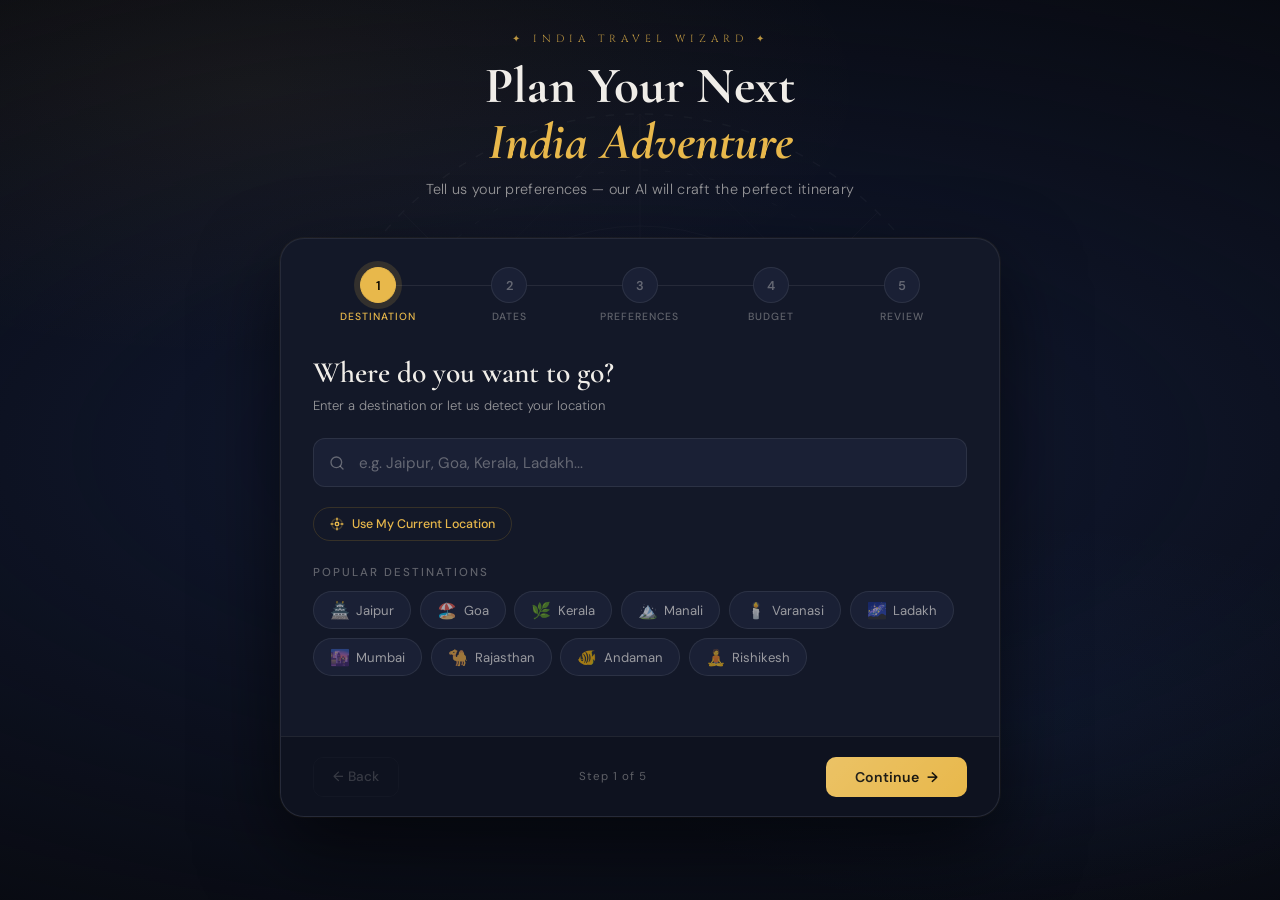
<file: try.html>
<!DOCTYPE html>
<html lang="en">

<head>
    <meta charset="UTF-8" />
    <meta name="viewport" content="width=device-width, initial-scale=1.0" />
    <title>India Trip Planner — Plan Your Journey</title>
    <link rel="preconnect" href="https://fonts.googleapis.com" />
    <link
        href="https://fonts.googleapis.com/css2?family=Cormorant+Garamond:ital,wght@0,300;0,600;0,700;1,400;1,600&family=DM+Sans:wght@300;400;500;600&family=Cinzel:wght@400;600&display=swap"
        rel="stylesheet" />
    <style>
        *,
        *::before,
        *::after {
            box-sizing: border-box;
            margin: 0;
            padding: 0;
        }

        :root {
            --bg: #090b12;
            --bg2: #0f1221;
            --card: #131828;
            --card2: #1a2035;
            --border: rgba(210, 160, 40, 0.18);
            --border2: rgba(255, 255, 255, 0.08);
            --gold: #e8b84b;
            --gold-dim: rgba(232, 184, 75, 0.15);
            --gold-dim2: rgba(232, 184, 75, 0.08);
            --text: #f0ede8;
            --text2: rgba(240, 237, 232, 0.6);
            --text3: rgba(240, 237, 232, 0.35);
            --blue: #3b82f6;
            --green: #22c55e;
            --radius: 16px;
            --shadow: 0 32px 80px rgba(0, 0, 0, 0.6);
        }

        html {
            scroll-behavior: smooth;
        }

        body {
            font-family: 'DM Sans', sans-serif;
            background: var(--bg);
            color: var(--text);
            min-height: 100vh;
            display: flex;
            flex-direction: column;
            align-items: center;
            justify-content: flex-start;
            padding: 2rem 1rem 4rem;
            position: relative;
            overflow-x: hidden;
        }

        /* ── BACKGROUND ATMOSPHERE ── */
        body::before {
            content: '';
            position: fixed;
            inset: 0;
            background:
                radial-gradient(ellipse 80% 50% at 20% 10%, rgba(232, 184, 75, 0.06) 0%, transparent 60%),
                radial-gradient(ellipse 60% 40% at 80% 80%, rgba(59, 130, 246, 0.05) 0%, transparent 55%),
                radial-gradient(ellipse 100% 60% at 50% 50%, rgba(20, 30, 60, 0.8) 0%, transparent 100%);
            pointer-events: none;
            z-index: 0;
        }

        /* Mandala background decoration */
        .bg-mandala {
            position: fixed;
            width: 700px;
            height: 700px;
            top: 50%;
            left: 50%;
            transform: translate(-50%, -50%);
            opacity: 0.03;
            pointer-events: none;
            z-index: 0;
            animation: slowSpin 120s linear infinite;
        }

        @keyframes slowSpin {
            from {
                transform: translate(-50%, -50%) rotate(0deg);
            }

            to {
                transform: translate(-50%, -50%) rotate(360deg);
            }
        }

        /* ── HEADER ── */
        .planner-header {
            position: relative;
            z-index: 2;
            text-align: center;
            margin-bottom: 2.5rem;
            animation: fadeDown .7s ease both;
        }

        .planner-header .eyebrow {
            font-family: 'Cinzel', serif;
            font-size: .65rem;
            letter-spacing: 5px;
            color: var(--gold);
            text-transform: uppercase;
            margin-bottom: .75rem;
            opacity: .8;
        }

        .planner-header h1 {
            font-family: 'Cormorant Garamond', serif;
            font-size: clamp(2rem, 6vw, 3.2rem);
            font-weight: 700;
            line-height: 1.1;
            color: var(--text);
            margin-bottom: .6rem;
        }

        .planner-header h1 em {
            color: var(--gold);
            font-style: italic;
        }

        .planner-header p {
            font-size: .9rem;
            color: var(--text2);
            font-weight: 300;
            letter-spacing: .3px;
        }

        /* ── MAIN CARD ── */
        .wizard-card {
            position: relative;
            z-index: 2;
            width: 100%;
            max-width: 720px;
            background: var(--card);
            border: 1px solid var(--border2);
            border-radius: 24px;
            box-shadow: var(--shadow), 0 0 0 1px rgba(232, 184, 75, 0.06);
            overflow: hidden;
            animation: fadeUp .7s ease .1s both;
        }

        /* ── STEP INDICATOR ── */
        .step-bar {
            display: flex;
            align-items: center;
            padding: 1.75rem 2rem 0;
            margin-bottom: 2rem;
            gap: 0;
        }

        .step-item {
            display: flex;
            flex-direction: column;
            align-items: center;
            flex: 1;
            position: relative;
        }

        .step-item:not(:last-child)::after {
            content: '';
            position: absolute;
            top: 18px;
            left: calc(50% + 18px);
            right: calc(-50% + 18px);
            height: 1px;
            background: var(--border2);
            transition: background .4s ease;
            z-index: 0;
        }

        .step-item.completed:not(:last-child)::after {
            background: var(--gold);
        }

        .step-circle {
            width: 36px;
            height: 36px;
            border-radius: 50%;
            border: 1.5px solid var(--border2);
            background: var(--card2);
            display: flex;
            align-items: center;
            justify-content: center;
            font-size: .8rem;
            font-weight: 600;
            color: var(--text3);
            transition: all .35s cubic-bezier(.4, 0, .2, 1);
            position: relative;
            z-index: 1;
        }

        .step-item.active .step-circle {
            background: var(--gold);
            border-color: var(--gold);
            color: #0a0800;
            box-shadow: 0 0 0 6px rgba(232, 184, 75, 0.15);
        }

        .step-item.completed .step-circle {
            background: rgba(34, 197, 94, 0.15);
            border-color: var(--green);
            color: var(--green);
        }

        .step-label {
            font-size: .65rem;
            letter-spacing: 1px;
            text-transform: uppercase;
            color: var(--text3);
            margin-top: .45rem;
            font-weight: 500;
            transition: color .3s ease;
        }

        .step-item.active .step-label {
            color: var(--gold);
        }

        .step-item.completed .step-label {
            color: var(--green);
        }

        /* ── STEP PANEL ── */
        .step-panel {
            display: none;
            padding: 0 2rem 2rem;
            animation: stepIn .4s cubic-bezier(.4, 0, .2, 1) both;
        }

        .step-panel.active {
            display: block;
        }

        @keyframes stepIn {
            from {
                opacity: 0;
                transform: translateX(16px);
            }

            to {
                opacity: 1;
                transform: translateX(0);
            }
        }

        .step-question {
            font-family: 'Cormorant Garamond', serif;
            font-size: clamp(1.3rem, 4vw, 1.85rem);
            font-weight: 600;
            color: var(--text);
            margin-bottom: .4rem;
            line-height: 1.2;
        }

        .step-hint {
            font-size: .82rem;
            color: var(--text2);
            margin-bottom: 1.5rem;
            font-weight: 300;
        }

        /* ── SEARCH INPUT ── */
        .search-wrap {
            position: relative;
            margin-bottom: 1.2rem;
        }

        .search-wrap svg.search-icon {
            position: absolute;
            left: 1rem;
            top: 50%;
            transform: translateY(-50%);
            color: var(--text3);
            pointer-events: none;
        }

        .search-input {
            width: 100%;
            padding: .85rem 1rem .85rem 2.8rem;
            background: var(--card2);
            border: 1px solid var(--border2);
            border-radius: 12px;
            color: var(--text);
            font-family: 'DM Sans', sans-serif;
            font-size: .95rem;
            font-weight: 400;
            outline: none;
            transition: border-color .25s, box-shadow .25s;
        }

        .search-input::placeholder {
            color: var(--text3);
        }

        .search-input:focus {
            border-color: rgba(232, 184, 75, 0.4);
            box-shadow: 0 0 0 3px rgba(232, 184, 75, 0.08);
        }

        /* ── LOCATION BUTTON ── */
        .loc-btn {
            display: inline-flex;
            align-items: center;
            gap: .5rem;
            padding: .5rem 1rem;
            background: transparent;
            border: 1px solid var(--border);
            border-radius: 99px;
            color: var(--gold);
            font-size: .78rem;
            font-weight: 500;
            font-family: 'DM Sans', sans-serif;
            cursor: pointer;
            transition: all .2s ease;
            margin-bottom: 1.5rem;
        }

        .loc-btn:hover {
            background: var(--gold-dim);
            border-color: var(--gold);
        }

        .loc-btn.loading {
            opacity: .6;
            pointer-events: none;
        }

        .loc-btn.success {
            color: var(--green);
            border-color: var(--green);
            background: rgba(34, 197, 94, 0.08);
        }

        .loc-btn svg {
            flex-shrink: 0;
        }

        /* ── CHIP GRID ── */
        .chips-label {
            font-size: .72rem;
            letter-spacing: 2px;
            text-transform: uppercase;
            color: var(--text3);
            margin-bottom: .7rem;
            font-weight: 500;
        }

        .chips-wrap {
            display: flex;
            flex-wrap: wrap;
            gap: .55rem;
            margin-bottom: 1.75rem;
        }

        .chip {
            display: inline-flex;
            align-items: center;
            gap: .4rem;
            padding: .48rem 1rem;
            background: var(--card2);
            border: 1px solid var(--border2);
            border-radius: 99px;
            color: var(--text2);
            font-size: .82rem;
            font-weight: 400;
            cursor: pointer;
            transition: all .2s ease;
            user-select: none;
        }

        .chip:hover {
            border-color: rgba(232, 184, 75, 0.3);
            color: var(--text);
            background: var(--gold-dim2);
        }

        .chip.selected {
            background: var(--gold-dim);
            border-color: var(--gold);
            color: var(--gold);
            font-weight: 500;
        }

        .chip-emoji {
            font-size: 1rem;
        }

        /* ── DATE PICKERS ── */
        .date-grid {
            display: grid;
            grid-template-columns: 1fr 1fr;
            gap: 1rem;
            margin-bottom: 1.5rem;
        }

        .date-field label {
            display: block;
            font-size: .75rem;
            letter-spacing: 1px;
            text-transform: uppercase;
            color: var(--text3);
            margin-bottom: .5rem;
            font-weight: 500;
        }

        .date-field input[type="date"] {
            width: 100%;
            padding: .75rem 1rem;
            background: var(--card2);
            border: 1px solid var(--border2);
            border-radius: 10px;
            color: var(--text);
            font-family: 'DM Sans', sans-serif;
            font-size: .9rem;
            outline: none;
            transition: border-color .25s;
            cursor: pointer;
        }

        .date-field input[type="date"]::-webkit-calendar-picker-indicator {
            filter: invert(0.7) sepia(1) hue-rotate(10deg);
            cursor: pointer;
        }

        .date-field input[type="date"]:focus {
            border-color: rgba(232, 184, 75, 0.4);
        }

        .duration-badge {
            text-align: center;
            padding: .6rem;
            background: var(--gold-dim2);
            border: 1px solid var(--border);
            border-radius: 10px;
            font-size: .82rem;
            color: var(--gold);
            margin-bottom: 1.5rem;
            transition: all .3s;
        }

        /* ── TRAVELER COUNTER ── */
        .traveler-row {
            display: flex;
            align-items: center;
            justify-content: space-between;
            background: var(--card2);
            border: 1px solid var(--border2);
            border-radius: 12px;
            padding: .9rem 1.2rem;
            margin-bottom: .75rem;
        }

        .traveler-info h4 {
            font-size: .9rem;
            font-weight: 500;
            color: var(--text);
            margin-bottom: .1rem;
        }

        .traveler-info p {
            font-size: .75rem;
            color: var(--text3);
        }

        .traveler-counter {
            display: flex;
            align-items: center;
            gap: .75rem;
        }

        .count-btn {
            width: 32px;
            height: 32px;
            border-radius: 50%;
            border: 1px solid var(--border2);
            background: var(--card);
            color: var(--text);
            font-size: 1.1rem;
            display: flex;
            align-items: center;
            justify-content: center;
            cursor: pointer;
            transition: all .2s;
            font-family: 'DM Sans', sans-serif;
            line-height: 1;
        }

        .count-btn:hover:not(:disabled) {
            border-color: var(--gold);
            color: var(--gold);
            background: var(--gold-dim2);
        }

        .count-btn:disabled {
            opacity: .3;
            cursor: not-allowed;
        }

        .count-val {
            font-size: 1rem;
            font-weight: 600;
            min-width: 20px;
            text-align: center;
        }

        /* ── BUDGET CARDS ── */
        .budget-grid {
            display: grid;
            grid-template-columns: repeat(3, 1fr);
            gap: .75rem;
            margin-bottom: 1.5rem;
        }

        .budget-card {
            padding: 1.2rem .9rem;
            background: var(--card2);
            border: 1.5px solid var(--border2);
            border-radius: 14px;
            text-align: center;
            cursor: pointer;
            transition: all .25s ease;
            position: relative;
            overflow: hidden;
        }

        .budget-card::before {
            content: '';
            position: absolute;
            inset: 0;
            background: linear-gradient(135deg, transparent 60%, var(--color, rgba(232, 184, 75, .05)) 100%);
            opacity: 0;
            transition: opacity .3s;
        }

        .budget-card:hover::before,
        .budget-card.selected::before {
            opacity: 1;
        }

        .budget-card:hover {
            border-color: rgba(232, 184, 75, 0.3);
            transform: translateY(-2px);
        }

        .budget-card.selected {
            border-color: var(--gold);
            background: var(--gold-dim);
        }

        .budget-card .b-icon {
            font-size: 1.6rem;
            margin-bottom: .5rem;
        }

        .budget-card .b-title {
            font-size: .8rem;
            font-weight: 600;
            color: var(--text);
            margin-bottom: .25rem;
        }

        .budget-card .b-range {
            font-size: .7rem;
            color: var(--text3);
        }

        .budget-card.selected .b-title {
            color: var(--gold);
        }

        /* ── SUMMARY ── */
        .summary-grid {
            display: grid;
            grid-template-columns: 1fr 1fr;
            gap: .75rem;
            margin-bottom: 1.5rem;
        }

        .summary-item {
            background: var(--card2);
            border: 1px solid var(--border2);
            border-radius: 12px;
            padding: .9rem 1rem;
        }

        .summary-item .s-label {
            font-size: .68rem;
            text-transform: uppercase;
            letter-spacing: 1.5px;
            color: var(--text3);
            margin-bottom: .3rem;
            font-weight: 500;
        }

        .summary-item .s-value {
            font-size: .95rem;
            font-weight: 600;
            color: var(--text);
        }

        .summary-item .s-icon {
            font-size: 1rem;
            margin-bottom: .35rem;
        }

        /* ── RESULT PANEL ── */
        .result-panel {
            display: none;
            padding: 0 2rem 2rem;
            animation: stepIn .5s ease both;
        }

        .result-panel.active {
            display: block;
        }

        .result-header {
            text-align: center;
            padding: 1.5rem 0 1.2rem;
        }

        .result-header .r-icon {
            font-size: 2.5rem;
            margin-bottom: .5rem;
        }

        .result-header h3 {
            font-family: 'Cormorant Garamond', serif;
            font-size: 1.8rem;
            font-weight: 700;
            color: var(--text);
            margin-bottom: .3rem;
        }

        .result-header p {
            font-size: .85rem;
            color: var(--text2);
        }

        .result-cards {
            display: grid;
            grid-template-columns: 1fr;
            gap: .75rem;
        }

        .result-card {
            background: var(--card2);
            border: 1px solid var(--border2);
            border-radius: 14px;
            padding: 1rem 1.2rem;
            display: flex;
            gap: 1rem;
            align-items: flex-start;
            animation: fadeUp .4s ease both;
        }

        .result-card .rc-icon {
            font-size: 1.5rem;
            width: 42px;
            height: 42px;
            background: var(--gold-dim2);
            border: 1px solid var(--border);
            border-radius: 10px;
            display: flex;
            align-items: center;
            justify-content: center;
            flex-shrink: 0;
        }

        .result-card .rc-content h4 {
            font-size: .9rem;
            font-weight: 600;
            color: var(--text);
            margin-bottom: .25rem;
        }

        .result-card .rc-content p {
            font-size: .8rem;
            color: var(--text2);
            line-height: 1.5;
        }

        /* ── NAV BUTTONS ── */
        .step-footer {
            display: flex;
            align-items: center;
            justify-content: space-between;
            padding: 1.2rem 2rem;
            border-top: 1px solid var(--border2);
            background: rgba(9, 11, 18, 0.4);
        }

        .btn-back {
            display: inline-flex;
            align-items: center;
            gap: .4rem;
            padding: .65rem 1.2rem;
            background: transparent;
            border: 1px solid var(--border2);
            border-radius: 10px;
            color: var(--text2);
            font-size: .85rem;
            font-weight: 500;
            font-family: 'DM Sans', sans-serif;
            cursor: pointer;
            transition: all .2s;
        }

        .btn-back:hover {
            border-color: rgba(255, 255, 255, 0.2);
            color: var(--text);
        }

        .btn-back:disabled {
            opacity: .3;
            cursor: not-allowed;
        }

        .btn-next {
            display: inline-flex;
            align-items: center;
            gap: .5rem;
            padding: .7rem 1.8rem;
            background: var(--gold);
            border: none;
            border-radius: 10px;
            color: #0a0800;
            font-size: .88rem;
            font-weight: 600;
            font-family: 'DM Sans', sans-serif;
            cursor: pointer;
            transition: all .25s ease;
            position: relative;
            overflow: hidden;
        }

        .btn-next::before {
            content: '';
            position: absolute;
            inset: 0;
            background: linear-gradient(135deg, rgba(255, 255, 255, 0.15), transparent);
        }

        .btn-next:hover {
            background: #f5c96a;
            transform: translateY(-1px);
            box-shadow: 0 6px 24px rgba(232, 184, 75, 0.3);
        }

        .btn-next:active {
            transform: translateY(0);
        }

        .btn-next:disabled {
            opacity: .5;
            cursor: not-allowed;
            transform: none;
        }

        .btn-next.loading {
            pointer-events: none;
            opacity: .8;
        }

        .dot-loader {
            display: inline-flex;
            gap: 3px;
            align-items: center;
        }

        .dot-loader span {
            width: 5px;
            height: 5px;
            background: #0a0800;
            border-radius: 50%;
            animation: bounce .8s ease infinite;
        }

        .dot-loader span:nth-child(2) {
            animation-delay: .15s;
        }

        .dot-loader span:nth-child(3) {
            animation-delay: .3s;
        }

        @keyframes bounce {

            0%,
            80%,
            100% {
                transform: scale(.8);
                opacity: .5;
            }

            40% {
                transform: scale(1.2);
                opacity: 1;
            }
        }

        /* ── STEP PROGRESS TEXT ── */
        .step-count {
            font-size: .72rem;
            color: var(--text3);
            letter-spacing: 1px;
        }

        /* ── TOAST ── */
        .toast {
            position: fixed;
            bottom: 2rem;
            left: 50%;
            transform: translateX(-50%) translateY(100px);
            background: var(--card2);
            border: 1px solid var(--border);
            border-radius: 12px;
            padding: .75rem 1.5rem;
            font-size: .85rem;
            color: var(--text);
            box-shadow: 0 8px 32px rgba(0, 0, 0, 0.5);
            z-index: 999;
            transition: transform .35s cubic-bezier(.4, 0, .2, 1);
            max-width: 360px;
            text-align: center;
        }

        .toast.show {
            transform: translateX(-50%) translateY(0);
        }

        .toast.success {
            border-color: rgba(34, 197, 94, 0.4);
        }

        .toast.error {
            border-color: rgba(239, 68, 68, 0.4);
        }

        /* ── ANIMATIONS ── */
        @keyframes fadeDown {
            from {
                opacity: 0;
                transform: translateY(-16px);
            }

            to {
                opacity: 1;
                transform: translateY(0);
            }
        }

        @keyframes fadeUp {
            from {
                opacity: 0;
                transform: translateY(16px);
            }

            to {
                opacity: 1;
                transform: translateY(0);
            }
        }

        /* ── RESPONSIVE ── */
        @media (max-width: 600px) {
            body {
                padding: 1rem .75rem 3rem;
            }

            .step-bar {
                padding: 1.5rem 1rem 0;
            }

            .step-panel,
            .result-panel {
                padding: 0 1.25rem 1.5rem;
            }

            .step-footer {
                padding: 1rem 1.25rem;
            }

            .step-label {
                display: none;
            }

            .budget-grid {
                grid-template-columns: 1fr;
            }

            .date-grid {
                grid-template-columns: 1fr;
            }

            .summary-grid {
                grid-template-columns: 1fr;
            }
        }
    </style>
</head>

<body>

    <!-- Background mandala SVG -->
    <svg class="bg-mandala" viewBox="0 0 500 500" fill="none" xmlns="http://www.w3.org/2000/svg">
        <circle cx="250" cy="250" r="240" stroke="white" stroke-width="1" stroke-dasharray="6 8" />
        <circle cx="250" cy="250" r="200" stroke="white" stroke-width=".5" stroke-dasharray="4 12" />
        <circle cx="250" cy="250" r="160" stroke="white" stroke-width=".5" />
        <circle cx="250" cy="250" r="120" stroke="white" stroke-width=".5" stroke-dasharray="3 6" />
        <g stroke="white" stroke-width=".5">
            <line x1="250" y1="10" x2="250" y2="490" />
            <line x1="10" y1="250" x2="490" y2="250" />
            <line x1="80" y1="80" x2="420" y2="420" />
            <line x1="420" y1="80" x2="80" y2="420" />
            <line x1="250" y1="10" x2="490" y2="250" opacity=".4" />
            <line x1="490" y1="250" x2="250" y2="490" opacity=".4" />
            <line x1="250" y1="490" x2="10" y2="250" opacity=".4" />
            <line x1="10" y1="250" x2="250" y2="10" opacity=".4" />
        </g>
    </svg>

    <!-- HEADER -->
    <header class="planner-header">
        <div class="eyebrow">✦ India Travel Wizard ✦</div>
        <h1>Plan Your Next<br><em>India Adventure</em></h1>
        <p>Tell us your preferences — our AI will craft the perfect itinerary</p>
    </header>

    <!-- WIZARD CARD -->
    <div class="wizard-card" id="wizardCard">

        <!-- STEP BAR -->
        <div class="step-bar" id="stepBar">
            <div class="step-item active" data-step="1" id="stepItem1">
                <div class="step-circle">1</div>
                <div class="step-label">Destination</div>
            </div>
            <div class="step-item" data-step="2" id="stepItem2">
                <div class="step-circle">2</div>
                <div class="step-label">Dates</div>
            </div>
            <div class="step-item" data-step="3" id="stepItem3">
                <div class="step-circle">3</div>
                <div class="step-label">Preferences</div>
            </div>
            <div class="step-item" data-step="4" id="stepItem4">
                <div class="step-circle">4</div>
                <div class="step-label">Budget</div>
            </div>
            <div class="step-item" data-step="5" id="stepItem5">
                <div class="step-circle">5</div>
                <div class="step-label">Review</div>
            </div>
        </div>

        <!-- ── STEP 1: DESTINATION ── -->
        <div class="step-panel active" id="step1">
            <div class="step-question">Where do you want to go?</div>
            <div class="step-hint">Enter a destination or let us detect your location</div>

            <div class="search-wrap">
                <svg class="search-icon" width="16" height="16" viewBox="0 0 24 24" fill="none" stroke="currentColor"
                    stroke-width="2" stroke-linecap="round" stroke-linejoin="round">
                    <circle cx="11" cy="11" r="8" />
                    <path d="m21 21-4.35-4.35" />
                </svg>
                <input type="text" class="search-input" id="destInput" placeholder="e.g. Jaipur, Goa, Kerala, Ladakh..."
                    oninput="filterChips(this.value)" />
            </div>

            <button class="loc-btn" id="locBtn" onclick="useCurrentLocation()">
                <svg width="14" height="14" viewBox="0 0 24 24" fill="none" stroke="currentColor" stroke-width="2.5"
                    stroke-linecap="round" stroke-linejoin="round">
                    <circle cx="12" cy="12" r="3" />
                    <path d="M12 2v3M12 19v3M2 12h3M19 12h3" />
                    <circle cx="12" cy="12" r="9" opacity=".25" />
                </svg>
                <span id="locBtnText">Use My Current Location</span>
            </button>

            <div class="chips-label">Popular Destinations</div>
            <div class="chips-wrap" id="destChips">
                <div class="chip" onclick="selectDest('Jaipur')"><span class="chip-emoji">🏯</span> Jaipur</div>
                <div class="chip" onclick="selectDest('Goa')"><span class="chip-emoji">🏖️</span> Goa</div>
                <div class="chip" onclick="selectDest('Kerala')"><span class="chip-emoji">🌿</span> Kerala</div>
                <div class="chip" onclick="selectDest('Manali')"><span class="chip-emoji">🏔️</span> Manali</div>
                <div class="chip" onclick="selectDest('Varanasi')"><span class="chip-emoji">🕯️</span> Varanasi</div>
                <div class="chip" onclick="selectDest('Ladakh')"><span class="chip-emoji">🌌</span> Ladakh</div>
                <div class="chip" onclick="selectDest('Mumbai')"><span class="chip-emoji">🌆</span> Mumbai</div>
                <div class="chip" onclick="selectDest('Rajasthan')"><span class="chip-emoji">🐪</span> Rajasthan</div>
                <div class="chip" onclick="selectDest('Andaman')"><span class="chip-emoji">🐠</span> Andaman</div>
                <div class="chip" onclick="selectDest('Rishikesh')"><span class="chip-emoji">🧘</span> Rishikesh</div>
            </div>
        </div>

        <!-- ── STEP 2: DATES ── -->
        <div class="step-panel" id="step2">
            <div class="step-question">When are you travelling?</div>
            <div class="step-hint">Pick your travel window and we'll suggest the best experiences</div>

            <div class="date-grid">
                <div class="date-field">
                    <label>Departure Date</label>
                    <input type="date" id="dateFrom" onchange="calcDuration()" />
                </div>
                <div class="date-field">
                    <label>Return Date</label>
                    <input type="date" id="dateTo" onchange="calcDuration()" />
                </div>
            </div>

            <div class="duration-badge" id="durationBadge">📅 Select dates to see trip duration</div>

            <div class="chips-label">Quick Duration</div>
            <div class="chips-wrap">
                <div class="chip" onclick="setDuration(3)">🌅 Weekend (3 days)</div>
                <div class="chip" onclick="setDuration(5)">✈️ Short Trip (5 days)</div>
                <div class="chip" onclick="setDuration(7)">🗺️ Week Away (7 days)</div>
                <div class="chip" onclick="setDuration(10)">🏕️ Extended (10 days)</div>
                <div class="chip" onclick="setDuration(14)">🌍 Two Weeks (14 days)</div>
            </div>
        </div>

        <!-- ── STEP 3: PREFERENCES ── -->
        <div class="step-panel" id="step3">
            <div class="step-question">What's your travel style?</div>
            <div class="step-hint">Select all that apply — the more you choose, the better your itinerary</div>

            <div class="chips-label">Travel Vibe</div>
            <div class="chips-wrap" id="styleChips">
                <div class="chip" onclick="toggleChip(this,'style')"><span class="chip-emoji">🧭</span> Adventure</div>
                <div class="chip" onclick="toggleChip(this,'style')"><span class="chip-emoji">🏛️</span> Culture &
                    History</div>
                <div class="chip" onclick="toggleChip(this,'style')"><span class="chip-emoji">🧘</span> Spiritual
                    Journey</div>
                <div class="chip" onclick="toggleChip(this,'style')"><span class="chip-emoji">💑</span> Romantic Getaway
                </div>
                <div class="chip" onclick="toggleChip(this,'style')"><span class="chip-emoji">👨‍👩‍👧</span> Family Fun
                </div>
                <div class="chip" onclick="toggleChip(this,'style')"><span class="chip-emoji">🍜</span> Food & Cuisine
                </div>
                <div class="chip" onclick="toggleChip(this,'style')"><span class="chip-emoji">📸</span> Photography
                </div>
                <div class="chip" onclick="toggleChip(this,'style')"><span class="chip-emoji">🌿</span> Nature &
                    Wildlife</div>
                <div class="chip" onclick="toggleChip(this,'style')"><span class="chip-emoji">🏄</span> Beach & Water
                    Sports</div>
                <div class="chip" onclick="toggleChip(this,'style')"><span class="chip-emoji">💎</span> Hidden Gems
                </div>
            </div>

            <div class="chips-label">How many travelers?</div>
            <div class="traveler-row">
                <div class="traveler-info">
                    <h4>Adults</h4>
                    <p>Ages 13 and above</p>
                </div>
                <div class="traveler-counter">
                    <button class="count-btn" onclick="changeTrav('adults',-1)" id="adultsDown">−</button>
                    <span class="count-val" id="adultsCount">2</span>
                    <button class="count-btn" onclick="changeTrav('adults',1)">+</button>
                </div>
            </div>
            <div class="traveler-row">
                <div class="traveler-info">
                    <h4>Children</h4>
                    <p>Ages 2 – 12</p>
                </div>
                <div class="traveler-counter">
                    <button class="count-btn" onclick="changeTrav('children',-1)" id="childDown">−</button>
                    <span class="count-val" id="childrenCount">0</span>
                    <button class="count-btn" onclick="changeTrav('children',1)">+</button>
                </div>
            </div>
        </div>

        <!-- ── STEP 4: BUDGET ── -->
        <div class="step-panel" id="step4">
            <div class="step-question">What's your budget?</div>
            <div class="step-hint">Per person, for the entire trip</div>

            <div class="budget-grid" id="budgetGrid">
                <div class="budget-card" onclick="selectBudget(this,'budget')" style="--color:rgba(34,197,94,0.08)">
                    <div class="b-icon">🎒</div>
                    <div class="b-title">Budget</div>
                    <div class="b-range">₹5k – ₹15k</div>
                </div>
                <div class="budget-card selected" onclick="selectBudget(this,'midrange')"
                    style="--color:rgba(232,184,75,0.08)">
                    <div class="b-icon">✈️</div>
                    <div class="b-title">Mid-Range</div>
                    <div class="b-range">₹15k – ₹40k</div>
                </div>
                <div class="budget-card" onclick="selectBudget(this,'luxury')" style="--color:rgba(168,85,247,0.08)">
                    <div class="b-icon">👑</div>
                    <div class="b-title">Luxury</div>
                    <div class="b-range">₹40k+</div>
                </div>
            </div>

            <div class="chips-label">Accommodation Style</div>
            <div class="chips-wrap" id="accomChips">
                <div class="chip" onclick="toggleChip(this,'accom')">🏨 Hotel</div>
                <div class="chip" onclick="toggleChip(this,'accom')">🏰 Heritage / Palace</div>
                <div class="chip" onclick="toggleChip(this,'accom')">🏡 Homestay</div>
                <div class="chip selected" onclick="toggleChip(this,'accom')">🛏️ Resort</div>
                <div class="chip" onclick="toggleChip(this,'accom')">🎒 Hostel / Backpacker</div>
                <div class="chip" onclick="toggleChip(this,'accom')">⛺ Camping / Glamping</div>
            </div>
        </div>

        <!-- ── STEP 5: REVIEW ── -->
        <div class="step-panel" id="step5">
            <div class="step-question">Your Trip at a Glance</div>
            <div class="step-hint">Review everything before we generate your personalised itinerary</div>

            <div class="summary-grid" id="summaryGrid">
                <div class="summary-item">
                    <div class="s-icon">📍</div>
                    <div class="s-label">Destination</div>
                    <div class="s-value" id="sum-dest">—</div>
                </div>
                <div class="summary-item">
                    <div class="s-icon">📅</div>
                    <div class="s-label">Duration</div>
                    <div class="s-value" id="sum-duration">—</div>
                </div>
                <div class="summary-item">
                    <div class="s-icon">👥</div>
                    <div class="s-label">Travelers</div>
                    <div class="s-value" id="sum-travelers">—</div>
                </div>
                <div class="summary-item">
                    <div class="s-icon">💰</div>
                    <div class="s-label">Budget</div>
                    <div class="s-value" id="sum-budget">—</div>
                </div>
                <div class="summary-item" style="grid-column:1/-1">
                    <div class="s-icon">🧭</div>
                    <div class="s-label">Travel Style</div>
                    <div class="s-value" id="sum-style" style="font-size:.82rem;font-weight:400;">—</div>
                </div>
            </div>
        </div>

        <!-- ── RESULT PANEL ── -->
        <div class="result-panel" id="resultPanel">
            <div class="result-header">
                <div class="r-icon">✨</div>
                <h3>Your Plan is Ready!</h3>
                <p id="resultSubtitle">Here's your personalised India itinerary</p>
            </div>
            <div class="result-cards" id="resultCards"></div>
        </div>

        <!-- FOOTER NAV -->
        <div class="step-footer" id="stepFooter">
            <button class="btn-back" id="backBtn" onclick="prevStep()" disabled>← Back</button>
            <span class="step-count" id="stepCount">Step 1 of 5</span>
            <button class="btn-next" id="nextBtn" onclick="nextStep()">
                <span id="nextBtnText">Continue</span>
                <span>→</span>
            </button>
        </div>

    </div>

    <!-- TOAST -->
    <div class="toast" id="toastEl"></div>

    <script>
        /* ─── STATE ─────────────────────────────── */
        let currentStep = 1;
        const TOTAL_STEPS = 5;

        const state = {
            destination: '',
            dateFrom: '',
            dateTo: '',
            duration: 0,
            styles: [],
            adults: 2,
            children: 0,
            budget: 'midrange',
            accom: ['Resort']
        };

        /* ─── STEP NAVIGATION ───────────────────── */
        function nextStep() {
            if (!validateStep(currentStep)) return;

            if (currentStep === TOTAL_STEPS) {
                generatePlan();
                return;
            }

            // Mark completed
            document.getElementById('stepItem' + currentStep).classList.remove('active');
            document.getElementById('stepItem' + currentStep).classList.add('completed');
            document.getElementById('stepItem' + currentStep).querySelector('.step-circle').innerHTML = '✓';

            document.getElementById('step' + currentStep).classList.remove('active');
            currentStep++;

            document.getElementById('stepItem' + currentStep).classList.add('active');
            document.getElementById('step' + currentStep).classList.add('active');

            document.getElementById('backBtn').disabled = (currentStep === 1);
            document.getElementById('stepCount').textContent = `Step ${currentStep} of ${TOTAL_STEPS}`;

            if (currentStep === TOTAL_STEPS) {
                populateSummary();
                document.getElementById('nextBtnText').textContent = 'Generate Plan ✦';
            } else {
                document.getElementById('nextBtnText').textContent = 'Continue';
            }

            // Scroll card into view
            document.getElementById('wizardCard').scrollIntoView({ behavior: 'smooth', block: 'start' });
        }

        function prevStep() {
            if (currentStep === 1) return;

            document.getElementById('step' + currentStep).classList.remove('active');
            document.getElementById('stepItem' + currentStep).classList.remove('active');

            currentStep--;

            document.getElementById('step' + currentStep).classList.add('active');
            document.getElementById('stepItem' + currentStep).classList.remove('completed');
            document.getElementById('stepItem' + currentStep).classList.add('active');
            document.getElementById('stepItem' + currentStep).querySelector('.step-circle').innerHTML = currentStep;

            document.getElementById('backBtn').disabled = (currentStep === 1);
            document.getElementById('stepCount').textContent = `Step ${currentStep} of ${TOTAL_STEPS}`;
            document.getElementById('nextBtnText').textContent = 'Continue';
        }

        function validateStep(step) {
            if (step === 1) {
                if (!state.destination.trim()) {
                    showToast('📍 Please enter or select a destination first!', 'error');
                    document.getElementById('destInput').focus();
                    return false;
                }
            }
            if (step === 2) {
                if (!state.dateFrom || !state.dateTo) {
                    showToast('📅 Please select both departure and return dates', 'error');
                    return false;
                }
                if (new Date(state.dateFrom) >= new Date(state.dateTo)) {
                    showToast('📅 Return date must be after departure date', 'error');
                    return false;
                }
            }
            return true;
        }

        /* ─── STEP 1 LOGIC ──────────────────────── */
        function selectDest(name) {
            state.destination = name;
            document.getElementById('destInput').value = name;

            // Update chips
            document.querySelectorAll('#destChips .chip').forEach(c => {
                c.classList.toggle('selected', c.textContent.trim().includes(name));
            });
        }

        function filterChips(val) {
            state.destination = val;
            document.querySelectorAll('#destChips .chip').forEach(c => {
                const name = c.textContent.trim().split(' ').slice(1).join(' ');
                c.style.display = (!val || name.toLowerCase().includes(val.toLowerCase())) ? '' : 'none';
            });
        }

        /* ─── CURRENT LOCATION ──────────────────── */
        function useCurrentLocation() {
            const btn = document.getElementById('locBtn');
            const btnText = document.getElementById('locBtnText');

            if (!navigator.geolocation) {
                showToast('Geolocation is not supported by your browser.', 'error');
                return;
            }

            btn.classList.add('loading');
            btnText.textContent = 'Detecting location...';

            navigator.geolocation.getCurrentPosition(
                async (position) => {
                    const { latitude, longitude } = position.coords;
                    try {
                        const res = await fetch(
                            `https://nominatim.openstreetmap.org/reverse?lat=${latitude}&lon=${longitude}&format=json`
                        );
                        const data = await res.json();
                        const city = data.address?.city || data.address?.town || data.address?.village || data.address?.county || '';
                        const state_name = data.address?.state || '';
                        const country = data.address?.country || '';

                        let locationStr = city;
                        if (state_name && state_name !== city) locationStr += (locationStr ? ', ' : '') + state_name;
                        if (country && country !== 'India') locationStr += ' (' + country + ')';
                        locationStr = locationStr || `${latitude.toFixed(4)}°N, ${longitude.toFixed(4)}°E`;

                        state.destination = locationStr;
                        document.getElementById('destInput').value = locationStr;

                        btn.classList.remove('loading');
                        btn.classList.add('success');
                        btnText.textContent = '✓ Location Detected';
                        showToast('📍 Location set: ' + locationStr, 'success');

                        setTimeout(() => {
                            btn.classList.remove('success');
                            btnText.textContent = 'Use My Current Location';
                        }, 4000);
                    } catch (e) {
                        const loc = `${latitude.toFixed(3)}°N, ${longitude.toFixed(3)}°E`;
                        state.destination = loc;
                        document.getElementById('destInput').value = loc;
                        btn.classList.remove('loading');
                        btn.classList.add('success');
                        btnText.textContent = '✓ Coordinates Captured';
                        showToast('📍 Location captured! Refine if needed.', 'success');
                        setTimeout(() => {
                            btn.classList.remove('success');
                            btnText.textContent = 'Use My Current Location';
                        }, 4000);
                    }
                },
                (err) => {
                    btn.classList.remove('loading');
                    btnText.textContent = 'Use My Current Location';
                    const msgs = {
                        1: '🔒 Location access denied. Allow location access in your browser settings.',
                        2: '📡 Unable to detect location. Check GPS or network.',
                        3: '⏱️ Location request timed out. Please try again.'
                    };
                    showToast(msgs[err.code] || 'Could not get location.', 'error');
                },
                { timeout: 10000, enableHighAccuracy: false }
            );
        }

        /* ─── STEP 2 LOGIC ──────────────────────── */
        function calcDuration() {
            const from = document.getElementById('dateFrom').value;
            const to = document.getElementById('dateTo').value;
            state.dateFrom = from;
            state.dateTo = to;

            if (from && to) {
                const d1 = new Date(from), d2 = new Date(to);
                const days = Math.round((d2 - d1) / 86400000);
                if (days > 0) {
                    state.duration = days;
                    document.getElementById('durationBadge').textContent = `🗺️ ${days} day${days > 1 ? 's' : ''} trip · ${formatDate(from)} → ${formatDate(to)}`;
                } else {
                    document.getElementById('durationBadge').textContent = '⚠️ Return date must be after departure';
                }
            }
        }

        function formatDate(str) {
            return new Date(str).toLocaleDateString('en-IN', { day: 'numeric', month: 'short', year: 'numeric' });
        }

        function setDuration(days) {
            const today = new Date();
            const from = new Date(today);
            from.setDate(today.getDate() + 7);
            const to = new Date(from);
            to.setDate(from.getDate() + days);

            const fStr = from.toISOString().split('T')[0];
            const tStr = to.toISOString().split('T')[0];
            document.getElementById('dateFrom').value = fStr;
            document.getElementById('dateTo').value = tStr;
            state.dateFrom = fStr; state.dateTo = tStr; state.duration = days;

            document.getElementById('durationBadge').textContent = `🗺️ ${days} day${days > 1 ? 's' : ''} trip · ${formatDate(fStr)} → ${formatDate(tStr)}`;

            // highlight chip
            document.querySelectorAll('.chips-wrap:last-child .chip').forEach(c => {
                c.classList.toggle('selected', c.textContent.includes(days + ' day') || c.textContent.includes(days + ')'));
            });
        }

        /* ─── STEP 3 LOGIC ──────────────────────── */
        function toggleChip(el, group) {
            el.classList.toggle('selected');
            const name = el.textContent.trim().replace(/^[\u{1F000}-\u{1FFFF}]|^[^\w]/u, '').trim();

            if (group === 'style') {
                if (el.classList.contains('selected')) {
                    if (!state.styles.includes(name)) state.styles.push(name);
                } else {
                    state.styles = state.styles.filter(s => s !== name);
                }
            } else if (group === 'accom') {
                if (el.classList.contains('selected')) {
                    if (!state.accom.includes(name)) state.accom.push(name);
                } else {
                    state.accom = state.accom.filter(s => s !== name);
                }
            }
        }

        function changeTrav(type, delta) {
            if (type === 'adults') {
                state.adults = Math.max(1, state.adults + delta);
                document.getElementById('adultsCount').textContent = state.adults;
                document.getElementById('adultsDown').disabled = (state.adults <= 1);
            } else {
                state.children = Math.max(0, state.children + delta);
                document.getElementById('childrenCount').textContent = state.children;
                document.getElementById('childDown').disabled = (state.children <= 0);
            }
        }

        /* ─── STEP 4 LOGIC ──────────────────────── */
        function selectBudget(el, val) {
            document.querySelectorAll('#budgetGrid .budget-card').forEach(c => c.classList.remove('selected'));
            el.classList.add('selected');
            state.budget = val;
        }

        /* ─── STEP 5: SUMMARY ───────────────────── */
        function populateSummary() {
            document.getElementById('sum-dest').textContent = state.destination || '—';
            document.getElementById('sum-duration').textContent = state.duration ? `${state.duration} days · ${formatDate(state.dateFrom)} to ${formatDate(state.dateTo)}` : '—';
            document.getElementById('sum-travelers').textContent = `${state.adults} adult${state.adults > 1 ? 's' : ''}${state.children ? ` + ${state.children} child${state.children > 1 ? 'ren' : ''}` : ''}`;
            const budgetLabels = { budget: '🎒 Budget (₹5k–₹15k)', midrange: '✈️ Mid-Range (₹15k–₹40k)', luxury: '👑 Luxury (₹40k+)' };
            document.getElementById('sum-budget').textContent = budgetLabels[state.budget] || '—';
            document.getElementById('sum-style').textContent = state.styles.length ? state.styles.join(' · ') : 'Not specified';
        }

        /* ─── GENERATE PLAN ─────────────────────── */
        function generatePlan() {
            const btn = document.getElementById('nextBtn');
            btn.classList.add('loading');
            btn.innerHTML = '<span>Crafting your plan</span><span class="dot-loader"><span></span><span></span><span></span></span>';
            document.getElementById('backBtn').disabled = true;

            setTimeout(() => {
                // Hide all steps, show result
                document.querySelectorAll('.step-panel').forEach(p => p.classList.remove('active'));
                document.getElementById('resultPanel').classList.add('active');
                document.getElementById('stepFooter').innerHTML = `
        <button class="btn-back" onclick="resetPlanner()">← Start Over</button>
        <span class="step-count">✦ Plan Generated</span>
        <button class="btn-next" onclick="window.print()">📥 Save Plan</button>
      `;

                renderResults();
            }, 2000);
        }

        function renderResults() {
            const dest = state.destination;
            const dur = state.duration || 5;
            const budgetMap = { budget: '₹5,000–₹15,000', midrange: '₹15,000–₹40,000', luxury: '₹40,000+' };
            const budget = budgetMap[state.budget];
            const people = state.adults + state.children;

            document.getElementById('resultSubtitle').textContent = `${dur}-day journey to ${dest} for ${people} traveller${people > 1 ? 's' : ''}`;

            const cards = [
                { icon: '🗺️', title: 'Your Destination', body: `${dest} — ${dur} days of incredible experiences await. We've crafted a day-by-day plan based on your preferences.` },
                { icon: '🌅', title: 'Suggested Itinerary', body: `Day 1–2: Arrive & explore the old city. Day 3–${Math.max(3, Math.round(dur / 2))}: Deep cultural immersion & local cuisine. Day ${Math.round(dur / 2) + 1}–${dur}: Hidden gems, excursions & leisure.` },
                { icon: '🏨', title: 'Accommodation', body: `${state.accom.join(', ')} options curated for your ${state.budget === 'budget' ? 'wallet-friendly' : state.budget === 'luxury' ? 'premium' : 'comfortable'} budget of ${budget} per person.` },
                { icon: '🍜', title: 'Must-Try Experiences', body: state.styles.length ? `Based on your ${state.styles.slice(0, 3).join(', ')} preferences — local food tours, heritage walks & curated adventures.` : `Local food tours, heritage walks, golden hour photography spots & curated local experiences.` },
                { icon: '💡', title: 'Pro Travel Tips', body: `Book accommodations 2–3 weeks ahead. Carry ₹2,000 cash for local markets. Best to travel light and rent locally.` },
                { icon: '📊', title: 'Estimated Cost', body: `Total for ${people} traveller${people > 1 ? 's' : ''}: ${budget} per person. Includes accommodation, food & local transport.` },
            ];

            document.getElementById('resultCards').innerHTML = cards.map((c, i) => `
      <div class="result-card" style="animation-delay:${i * .1}s">
        <div class="rc-icon">${c.icon}</div>
        <div class="rc-content">
          <h4>${c.title}</h4>
          <p>${c.body}</p>
        </div>
      </div>
    `).join('');
        }

        function resetPlanner() {
            location.reload();
        }

        /* ─── TOAST ─────────────────────────────── */
        let toastTimer;
        function showToast(msg, type = '') {
            const el = document.getElementById('toastEl');
            el.textContent = msg;
            el.className = 'toast show ' + type;
            clearTimeout(toastTimer);
            toastTimer = setTimeout(() => { el.classList.remove('show'); }, 3500);
        }

        /* ─── INIT ──────────────────────────────── */
        document.addEventListener('DOMContentLoaded', () => {
            // Set min date for date picker
            const today = new Date().toISOString().split('T')[0];
            document.getElementById('dateFrom').min = today;
            document.getElementById('dateTo').min = today;

            // Sync input
            document.getElementById('destInput').addEventListener('input', function () {
                state.destination = this.value;
            });

            document.getElementById('childDown').disabled = true;
        });
    </script>
</body>

</html>
</file>
